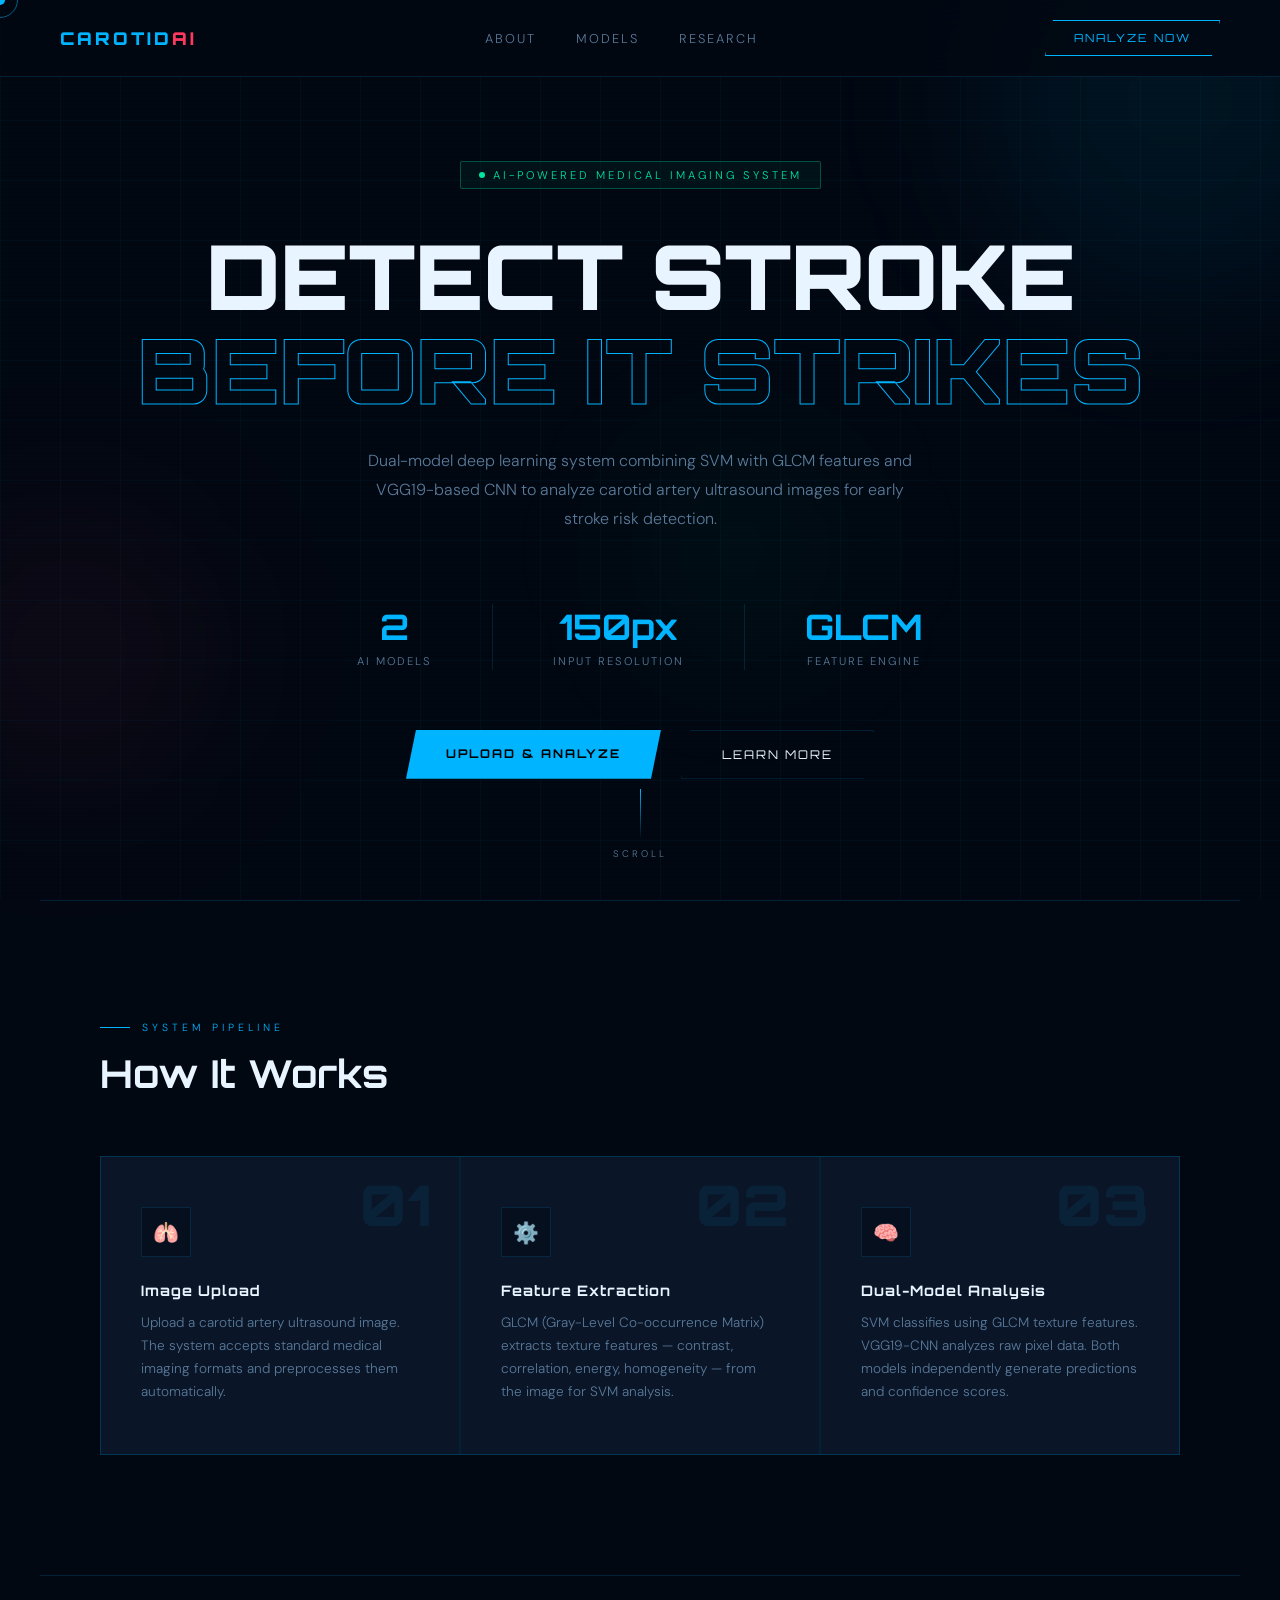
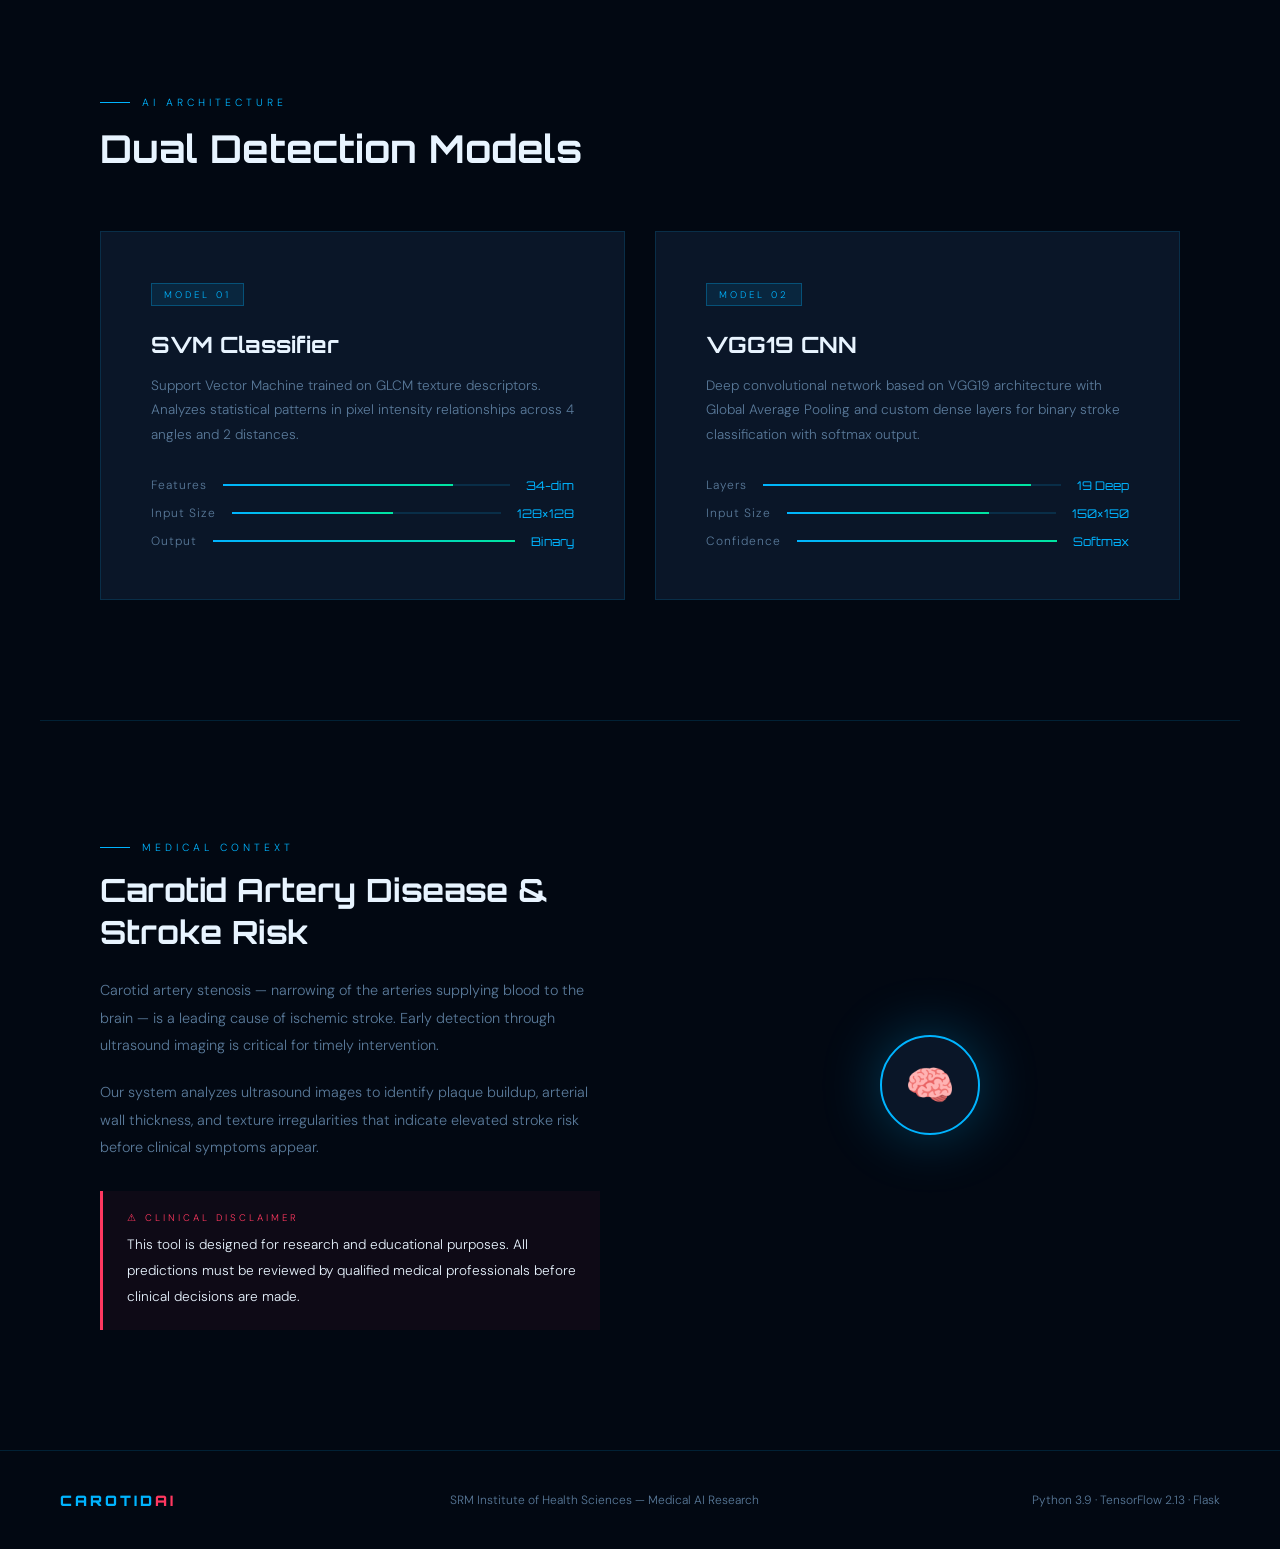
<file: templates/index.html>
<!DOCTYPE html>
<html lang="en">
<head>
  <meta charset="UTF-8" />
  <meta name="viewport" content="width=device-width, initial-scale=1.0"/>
  <title>CarotidAI — Stroke Detection System</title>
  <link href="https://fonts.googleapis.com/css2?family=Orbitron:wght@400;700;900&family=DM+Sans:ital,wght@0,300;0,400;1,300&display=swap" rel="stylesheet"/>
  <style>
    :root {
      --bg: #020812;
      --surface: #060f1e;
      --card: #0a1628;
      --border: rgba(0,180,255,0.15);
      --cyan: #00b4ff;
      --cyan-dim: rgba(0,180,255,0.08);
      --red: #ff3860;
      --green: #00e5a0;
      --text: #e8f4ff;
      --muted: #5a7a9a;
      --glow: 0 0 30px rgba(0,180,255,0.25);
    }

    *, *::before, *::after { box-sizing: border-box; margin: 0; padding: 0; }

    html { scroll-behavior: smooth; }

    body {
      background: var(--bg);
      color: var(--text);
      font-family: 'DM Sans', sans-serif;
      font-weight: 300;
      overflow-x: hidden;
      cursor: none;
    }

    /* Custom cursor */
    .cursor {
      position: fixed; width: 10px; height: 10px;
      background: var(--cyan); border-radius: 50%;
      pointer-events: none; z-index: 9999;
      transform: translate(-50%, -50%);
      transition: transform 0.1s, width 0.2s, height 0.2s;
      mix-blend-mode: screen;
    }
    .cursor-ring {
      position: fixed; width: 36px; height: 36px;
      border: 1px solid rgba(0,180,255,0.5); border-radius: 50%;
      pointer-events: none; z-index: 9998;
      transform: translate(-50%, -50%);
      transition: transform 0.15s ease, width 0.3s, height 0.3s;
    }

    /* Animated grid background */
    .grid-bg {
      position: fixed; inset: 0; z-index: 0;
      background-image:
        linear-gradient(rgba(0,180,255,0.04) 1px, transparent 1px),
        linear-gradient(90deg, rgba(0,180,255,0.04) 1px, transparent 1px);
      background-size: 60px 60px;
      animation: gridShift 20s linear infinite;
    }
    @keyframes gridShift {
      0% { background-position: 0 0; }
      100% { background-position: 60px 60px; }
    }

    /* Floating orbs */
    .orb {
      position: fixed; border-radius: 50%;
      filter: blur(80px); pointer-events: none; z-index: 0;
      animation: orbFloat 15s ease-in-out infinite;
    }
    .orb-1 { width: 400px; height: 400px; background: rgba(0,180,255,0.07); top: -100px; right: -100px; animation-duration: 18s; }
    .orb-2 { width: 300px; height: 300px; background: rgba(255,56,96,0.05); bottom: 100px; left: -80px; animation-duration: 22s; animation-delay: -7s; }
    .orb-3 { width: 200px; height: 200px; background: rgba(0,229,160,0.05); top: 50%; left: 50%; animation-duration: 25s; animation-delay: -12s; }
    @keyframes orbFloat {
      0%, 100% { transform: translate(0, 0) scale(1); }
      33% { transform: translate(30px, -40px) scale(1.1); }
      66% { transform: translate(-20px, 20px) scale(0.95); }
    }

    /* NAV */
    nav {
      position: fixed; top: 0; left: 0; right: 0; z-index: 100;
      display: flex; align-items: center; justify-content: space-between;
      padding: 20px 60px;
      background: rgba(2,8,18,0.8);
      backdrop-filter: blur(20px);
      border-bottom: 1px solid var(--border);
    }
    .nav-logo {
      font-family: 'Orbitron', monospace;
      font-weight: 900; font-size: 1.1rem;
      color: var(--cyan);
      letter-spacing: 3px;
      text-decoration: none;
    }
    .nav-logo span { color: var(--red); }
    .nav-links { display: flex; gap: 40px; }
    .nav-links a {
      color: var(--muted); font-size: 0.8rem; letter-spacing: 2px;
      text-transform: uppercase; text-decoration: none;
      transition: color 0.3s;
    }
    .nav-links a:hover { color: var(--cyan); }
    .nav-cta {
      background: transparent;
      border: 1px solid var(--cyan);
      color: var(--cyan);
      padding: 10px 28px;
      font-family: 'Orbitron', monospace;
      font-size: 0.7rem; letter-spacing: 2px;
      text-decoration: none; text-transform: uppercase;
      cursor: none;
      transition: background 0.3s, box-shadow 0.3s;
      clip-path: polygon(8px 0%, 100% 0%, calc(100% - 8px) 100%, 0% 100%);
    }
    .nav-cta:hover { background: rgba(0,180,255,0.1); box-shadow: var(--glow); }

    /* HERO */
    .hero {
      position: relative; z-index: 1;
      min-height: 100vh;
      display: flex; flex-direction: column;
      align-items: center; justify-content: center;
      text-align: center;
      padding: 120px 40px 80px;
    }

    .hero-badge {
      display: inline-flex; align-items: center; gap: 8px;
      border: 1px solid rgba(0,229,160,0.3);
      background: rgba(0,229,160,0.05);
      padding: 6px 18px; border-radius: 2px;
      font-size: 0.7rem; letter-spacing: 3px; text-transform: uppercase;
      color: var(--green); margin-bottom: 40px;
      animation: fadeUp 0.8s ease both;
    }
    .hero-badge::before {
      content: ''; width: 6px; height: 6px;
      background: var(--green); border-radius: 50%;
      animation: pulse 2s ease-in-out infinite;
    }
    @keyframes pulse {
      0%, 100% { opacity: 1; transform: scale(1); }
      50% { opacity: 0.4; transform: scale(0.6); }
    }

    .hero h1 {
      font-family: 'Orbitron', monospace;
      font-weight: 900;
      font-size: clamp(2.8rem, 7vw, 6rem);
      line-height: 1.05;
      letter-spacing: -1px;
      animation: fadeUp 0.8s 0.1s ease both;
    }
    .hero h1 .line-2 {
      display: block;
      -webkit-text-stroke: 1px var(--cyan);
      color: transparent;
    }
    .hero h1 .accent { color: var(--cyan); }

    .hero-sub {
      max-width: 560px;
      margin: 30px auto 0;
      font-size: 1rem; line-height: 1.8;
      color: var(--muted);
      animation: fadeUp 0.8s 0.2s ease both;
    }

    .hero-stats {
      display: flex; gap: 60px; margin-top: 70px;
      animation: fadeUp 0.8s 0.3s ease both;
    }
    .stat { text-align: center; }
    .stat-num {
      font-family: 'Orbitron', monospace;
      font-size: 2.2rem; font-weight: 700;
      color: var(--cyan);
      display: block;
    }
    .stat-label {
      font-size: 0.7rem; letter-spacing: 2px;
      text-transform: uppercase; color: var(--muted);
      margin-top: 4px;
    }
    .stat-divider {
      width: 1px; background: var(--border);
      align-self: stretch;
    }

    .hero-cta-group {
      display: flex; gap: 20px; margin-top: 60px;
      animation: fadeUp 0.8s 0.4s ease both;
    }
    .btn-primary {
      background: var(--cyan);
      color: #000; font-family: 'Orbitron', monospace;
      font-size: 0.75rem; font-weight: 700; letter-spacing: 2px;
      padding: 16px 40px; text-decoration: none; text-transform: uppercase;
      clip-path: polygon(10px 0%, 100% 0%, calc(100% - 10px) 100%, 0% 100%);
      transition: box-shadow 0.3s, transform 0.2s;
    }
    .btn-primary:hover { box-shadow: 0 0 40px rgba(0,180,255,0.5); transform: translateY(-2px); }
    .btn-secondary {
      border: 1px solid var(--border); color: var(--text);
      font-family: 'Orbitron', monospace; font-size: 0.75rem;
      letter-spacing: 2px; padding: 16px 40px;
      text-decoration: none; text-transform: uppercase;
      clip-path: polygon(10px 0%, 100% 0%, calc(100% - 10px) 100%, 0% 100%);
      transition: border-color 0.3s, color 0.3s;
    }
    .btn-secondary:hover { border-color: var(--cyan); color: var(--cyan); }

    @keyframes fadeUp {
      from { opacity: 0; transform: translateY(30px); }
      to { opacity: 1; transform: translateY(0); }
    }

    /* Scroll indicator */
    .scroll-hint {
      position: absolute; bottom: 40px;
      display: flex; flex-direction: column; align-items: center; gap: 8px;
      animation: fadeUp 1s 1s ease both;
    }
    .scroll-line {
      width: 1px; height: 50px;
      background: linear-gradient(to bottom, var(--cyan), transparent);
      animation: scrollPulse 2s ease-in-out infinite;
    }
    .scroll-text { font-size: 0.6rem; letter-spacing: 3px; color: var(--muted); text-transform: uppercase; }
    @keyframes scrollPulse {
      0%, 100% { opacity: 0.3; transform: scaleY(1); }
      50% { opacity: 1; transform: scaleY(1.2); }
    }

    /* SECTION */
    section {
      position: relative; z-index: 1;
      padding: 120px 60px;
      max-width: 1200px; margin: 0 auto;
    }
    .section-tag {
      font-size: 0.65rem; letter-spacing: 4px; text-transform: uppercase;
      color: var(--cyan); margin-bottom: 16px;
      display: flex; align-items: center; gap: 12px;
    }
    .section-tag::before {
      content: ''; display: block;
      width: 30px; height: 1px; background: var(--cyan);
    }
    .section-title {
      font-family: 'Orbitron', monospace;
      font-size: clamp(1.8rem, 3vw, 2.8rem);
      font-weight: 700; line-height: 1.2;
      margin-bottom: 60px;
    }

    /* HOW IT WORKS */
    .steps-grid {
      display: grid; grid-template-columns: repeat(3, 1fr);
      gap: 2px; background: var(--border);
      border: 1px solid var(--border);
    }
    .step {
      background: var(--card);
      padding: 50px 40px;
      position: relative;
      overflow: hidden;
      transition: background 0.3s;
    }
    .step::before {
      content: ''; position: absolute;
      top: 0; left: 0; right: 0; height: 2px;
      background: linear-gradient(90deg, transparent, var(--cyan), transparent);
      transform: translateX(-100%);
      transition: transform 0.5s ease;
    }
    .step:hover::before { transform: translateX(0); }
    .step:hover { background: var(--cyan-dim); }
    .step-num {
      font-family: 'Orbitron', monospace;
      font-size: 3.5rem; font-weight: 900;
      color: rgba(0,180,255,0.08);
      position: absolute; top: 20px; right: 30px;
      line-height: 1;
    }
    .step-icon {
      width: 50px; height: 50px;
      border: 1px solid var(--border);
      display: flex; align-items: center; justify-content: center;
      margin-bottom: 24px; font-size: 1.3rem;
      background: var(--surface);
    }
    .step h3 {
      font-family: 'Orbitron', monospace;
      font-size: 0.9rem; font-weight: 700;
      letter-spacing: 1px; margin-bottom: 12px;
    }
    .step p { font-size: 0.85rem; color: var(--muted); line-height: 1.7; }

    /* MODELS */
    .models-grid {
      display: grid; grid-template-columns: 1fr 1fr;
      gap: 30px;
    }
    .model-card {
      border: 1px solid var(--border);
      background: var(--card);
      padding: 50px;
      position: relative; overflow: hidden;
    }
    .model-card::after {
      content: '';
      position: absolute; bottom: 0; left: 0; right: 0; height: 3px;
      background: linear-gradient(90deg, var(--cyan), var(--green));
      transform: scaleX(0); transform-origin: left;
      transition: transform 0.4s ease;
    }
    .model-card:hover::after { transform: scaleX(1); }
    .model-badge {
      display: inline-block;
      background: rgba(0,180,255,0.1);
      border: 1px solid rgba(0,180,255,0.3);
      color: var(--cyan);
      font-size: 0.6rem; letter-spacing: 3px; text-transform: uppercase;
      padding: 4px 12px; margin-bottom: 24px;
    }
    .model-card h3 {
      font-family: 'Orbitron', monospace;
      font-size: 1.4rem; font-weight: 700;
      margin-bottom: 16px;
    }
    .model-card p { font-size: 0.85rem; color: var(--muted); line-height: 1.8; margin-bottom: 30px; }
    .model-specs { display: flex; flex-direction: column; gap: 12px; }
    .spec-row { display: flex; justify-content: space-between; align-items: center; }
    .spec-label { font-size: 0.75rem; color: var(--muted); letter-spacing: 1px; }
    .spec-bar { flex: 1; height: 2px; background: var(--border); margin: 0 16px; position: relative; overflow: hidden; }
    .spec-fill { height: 100%; background: linear-gradient(90deg, var(--cyan), var(--green)); animation: fillBar 2s ease both; }
    @keyframes fillBar { from { width: 0; } }
    .spec-val { font-family: 'Orbitron', monospace; font-size: 0.75rem; color: var(--cyan); }

    /* DISEASE INFO */
    .disease-layout {
      display: grid; grid-template-columns: 1fr 1fr;
      gap: 80px; align-items: center;
    }
    .disease-text h2 { font-family: 'Orbitron', monospace; font-size: 2rem; margin-bottom: 24px; line-height: 1.3; }
    .disease-text p { font-size: 0.9rem; color: var(--muted); line-height: 1.9; margin-bottom: 20px; }
    .warning-box {
      border-left: 3px solid var(--red);
      padding: 20px 24px;
      background: rgba(255,56,96,0.05);
      margin-top: 30px;
    }
    .warning-box p { color: var(--text); font-size: 0.85rem; margin: 0; }
    .warning-label { font-size: 0.6rem; letter-spacing: 3px; text-transform: uppercase; color: var(--red); margin-bottom: 8px; }

    .disease-visual {
      position: relative;
      display: flex; align-items: center; justify-content: center;
    }
    .pulse-ring {
      position: absolute;
      border-radius: 50%;
      border: 1px solid rgba(0,180,255,0.2);
      animation: ringExpand 3s ease-out infinite;
    }
    .pulse-ring:nth-child(2) { animation-delay: 1s; }
    .pulse-ring:nth-child(3) { animation-delay: 2s; }
    @keyframes ringExpand {
      0% { width: 80px; height: 80px; opacity: 1; }
      100% { width: 280px; height: 280px; opacity: 0; }
    }
    .brain-icon {
      width: 100px; height: 100px;
      background: var(--card);
      border: 2px solid var(--cyan);
      border-radius: 50%;
      display: flex; align-items: center; justify-content: center;
      font-size: 2.5rem; z-index: 1;
      box-shadow: 0 0 60px rgba(0,180,255,0.3);
      animation: brainPulse 4s ease-in-out infinite;
    }
    @keyframes brainPulse {
      0%, 100% { transform: scale(1); box-shadow: 0 0 60px rgba(0,180,255,0.3); }
      50% { transform: scale(1.05); box-shadow: 0 0 100px rgba(0,180,255,0.5); }
    }

    /* FOOTER */
    footer {
      position: relative; z-index: 1;
      border-top: 1px solid var(--border);
      padding: 40px 60px;
      display: flex; align-items: center; justify-content: space-between;
    }
    .footer-logo {
      font-family: 'Orbitron', monospace;
      font-weight: 900; font-size: 0.9rem;
      color: var(--cyan); letter-spacing: 3px;
    }
    .footer-logo span { color: var(--red); }
    .footer-text { font-size: 0.75rem; color: var(--muted); }

    /* DIVIDER */
    .section-divider {
      position: relative; z-index: 1;
      height: 1px; background: var(--border);
      max-width: 1200px; margin: 0 auto;
    }

    /* Scanline overlay */
    body::after {
      content: '';
      position: fixed; inset: 0; z-index: 0;
      background: repeating-linear-gradient(
        0deg,
        transparent,
        transparent 2px,
        rgba(0,0,0,0.03) 2px,
        rgba(0,0,0,0.03) 4px
      );
      pointer-events: none;
    }
  </style>
</head>
<body>

  <div class="cursor" id="cursor"></div>
  <div class="cursor-ring" id="cursorRing"></div>
  <div class="grid-bg"></div>
  <div class="orb orb-1"></div>
  <div class="orb orb-2"></div>
  <div class="orb orb-3"></div>

  <!-- NAV -->
  <nav>
    <a class="nav-logo" href="#">CAROTID<span>AI</span></a>
    <div class="nav-links">
      <a href="#about">About</a>
      <a href="#models">Models</a>
      <a href="#disease">Research</a>
    </div>
    <a class="nav-cta" href="/predict">Analyze Now</a>
  </nav>

  <!-- HERO -->
  <div class="hero">
    <div class="hero-badge">AI-Powered Medical Imaging System</div>
    <h1>
      DETECT STROKE<br>
      <span class="line-2">BEFORE IT STRIKES</span>
    </h1>
    <p class="hero-sub">
      Dual-model deep learning system combining SVM with GLCM features and VGG19-based CNN to analyze carotid artery ultrasound images for early stroke risk detection.
    </p>
    <div class="hero-stats">
      <div class="stat">
        <span class="stat-num">2</span>
        <span class="stat-label">AI Models</span>
      </div>
      <div class="stat-divider"></div>
      <div class="stat">
        <span class="stat-num">150px</span>
        <span class="stat-label">Input Resolution</span>
      </div>
      <div class="stat-divider"></div>
      <div class="stat">
        <span class="stat-num">GLCM</span>
        <span class="stat-label">Feature Engine</span>
      </div>
    </div>
    <div class="hero-cta-group">
      <a href="/predict" class="btn-primary">Upload & Analyze</a>
      <a href="#about" class="btn-secondary">Learn More</a>
    </div>
    <div class="scroll-hint">
      <div class="scroll-line"></div>
      <span class="scroll-text">Scroll</span>
    </div>
  </div>

  <div class="section-divider"></div>

  <!-- HOW IT WORKS -->
  <section id="about">
    <div class="section-tag">System Pipeline</div>
    <h2 class="section-title">How It Works</h2>
    <div class="steps-grid">
      <div class="step">
        <span class="step-num">01</span>
        <div class="step-icon">🫁</div>
        <h3>Image Upload</h3>
        <p>Upload a carotid artery ultrasound image. The system accepts standard medical imaging formats and preprocesses them automatically.</p>
      </div>
      <div class="step">
        <span class="step-num">02</span>
        <div class="step-icon">⚙️</div>
        <h3>Feature Extraction</h3>
        <p>GLCM (Gray-Level Co-occurrence Matrix) extracts texture features — contrast, correlation, energy, homogeneity — from the image for SVM analysis.</p>
      </div>
      <div class="step">
        <span class="step-num">03</span>
        <div class="step-icon">🧠</div>
        <h3>Dual-Model Analysis</h3>
        <p>SVM classifies using GLCM texture features. VGG19-CNN analyzes raw pixel data. Both models independently generate predictions and confidence scores.</p>
      </div>
    </div>
  </section>

  <div class="section-divider"></div>

  <!-- MODELS -->
  <section id="models">
    <div class="section-tag">AI Architecture</div>
    <h2 class="section-title">Dual Detection Models</h2>
    <div class="models-grid">
      <div class="model-card">
        <span class="model-badge">Model 01</span>
        <h3>SVM Classifier</h3>
        <p>Support Vector Machine trained on GLCM texture descriptors. Analyzes statistical patterns in pixel intensity relationships across 4 angles and 2 distances.</p>
        <div class="model-specs">
          <div class="spec-row">
            <span class="spec-label">Features</span>
            <div class="spec-bar"><div class="spec-fill" style="width:80%"></div></div>
            <span class="spec-val">34-dim</span>
          </div>
          <div class="spec-row">
            <span class="spec-label">Input Size</span>
            <div class="spec-bar"><div class="spec-fill" style="width:60%"></div></div>
            <span class="spec-val">128×128</span>
          </div>
          <div class="spec-row">
            <span class="spec-label">Output</span>
            <div class="spec-bar"><div class="spec-fill" style="width:100%"></div></div>
            <span class="spec-val">Binary</span>
          </div>
        </div>
      </div>
      <div class="model-card">
        <span class="model-badge">Model 02</span>
        <h3>VGG19 CNN</h3>
        <p>Deep convolutional network based on VGG19 architecture with Global Average Pooling and custom dense layers for binary stroke classification with softmax output.</p>
        <div class="model-specs">
          <div class="spec-row">
            <span class="spec-label">Layers</span>
            <div class="spec-bar"><div class="spec-fill" style="width:90%"></div></div>
            <span class="spec-val">19 Deep</span>
          </div>
          <div class="spec-row">
            <span class="spec-label">Input Size</span>
            <div class="spec-bar"><div class="spec-fill" style="width:75%"></div></div>
            <span class="spec-val">150×150</span>
          </div>
          <div class="spec-row">
            <span class="spec-label">Confidence</span>
            <div class="spec-bar"><div class="spec-fill" style="width:100%"></div></div>
            <span class="spec-val">Softmax</span>
          </div>
        </div>
      </div>
    </div>
  </section>

  <div class="section-divider"></div>

  <!-- DISEASE -->
  <section id="disease">
    <div class="disease-layout">
      <div class="disease-text">
        <div class="section-tag">Medical Context</div>
        <h2>Carotid Artery Disease & Stroke Risk</h2>
        <p>Carotid artery stenosis — narrowing of the arteries supplying blood to the brain — is a leading cause of ischemic stroke. Early detection through ultrasound imaging is critical for timely intervention.</p>
        <p>Our system analyzes ultrasound images to identify plaque buildup, arterial wall thickness, and texture irregularities that indicate elevated stroke risk before clinical symptoms appear.</p>
        <div class="warning-box">
          <div class="warning-label">⚠ Clinical Disclaimer</div>
          <p>This tool is designed for research and educational purposes. All predictions must be reviewed by qualified medical professionals before clinical decisions are made.</p>
        </div>
      </div>
      <div class="disease-visual">
        <div class="pulse-ring"></div>
        <div class="pulse-ring"></div>
        <div class="pulse-ring"></div>
        <div class="brain-icon">🧠</div>
      </div>
    </div>
  </section>

  <!-- FOOTER -->
  <footer>
    <div class="footer-logo">CAROTID<span>AI</span></div>
    <div class="footer-text">SRM Institute of Health Sciences — Medical AI Research</div>
    <div class="footer-text">Python 3.9 · TensorFlow 2.13 · Flask</div>
  </footer>

  <script>
    const cursor = document.getElementById('cursor');
    const ring = document.getElementById('cursorRing');
    let mx = 0, my = 0, rx = 0, ry = 0;
    document.addEventListener('mousemove', e => { mx = e.clientX; my = e.clientY; });
    function animateCursor() {
      cursor.style.left = mx + 'px'; cursor.style.top = my + 'px';
      rx += (mx - rx) * 0.12; ry += (my - ry) * 0.12;
      ring.style.left = rx + 'px'; ring.style.top = ry + 'px';
      requestAnimationFrame(animateCursor);
    }
    animateCursor();

    // Intersection observer for scroll animations
    const observer = new IntersectionObserver(entries => {
      entries.forEach(e => { if (e.isIntersecting) e.target.style.animation = 'fadeUp 0.7s ease both'; });
    }, { threshold: 0.1 });
    document.querySelectorAll('.step, .model-card').forEach(el => observer.observe(el));
  </script>
</body>
</html>
</file>
